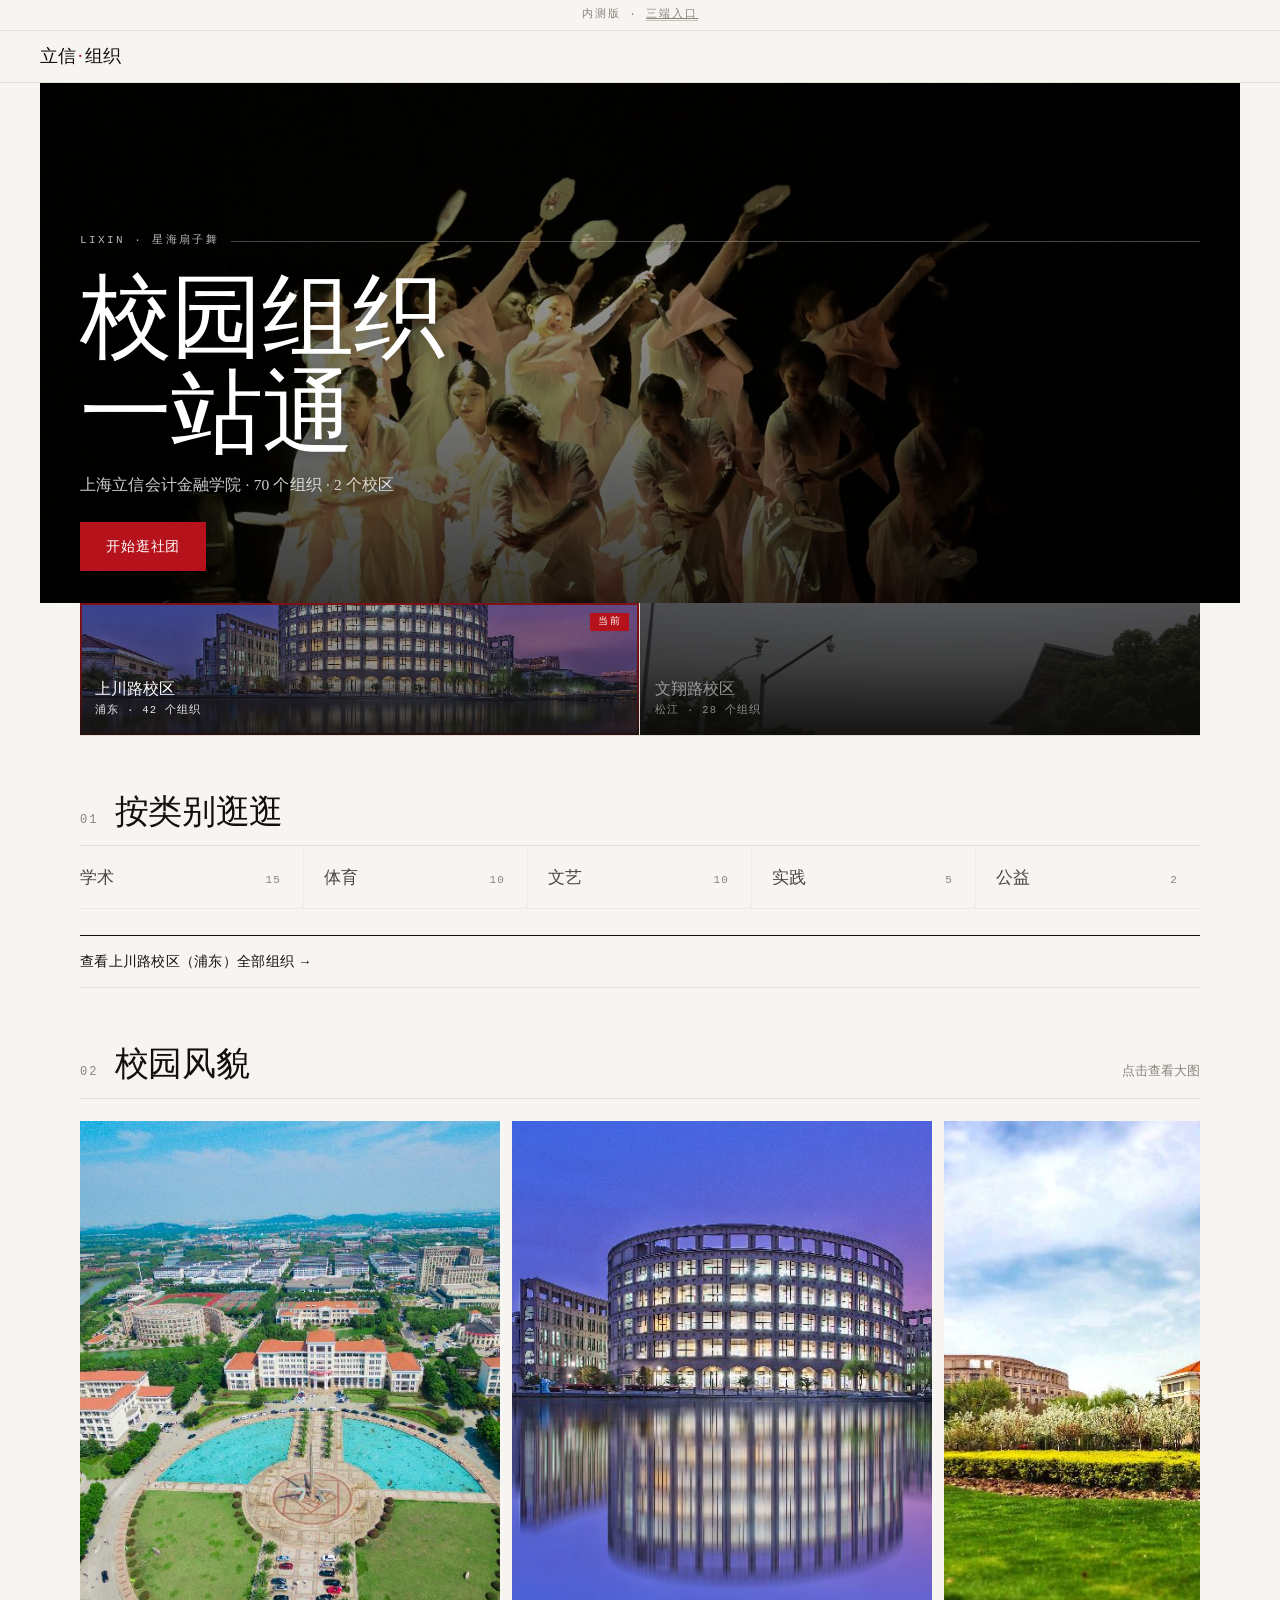
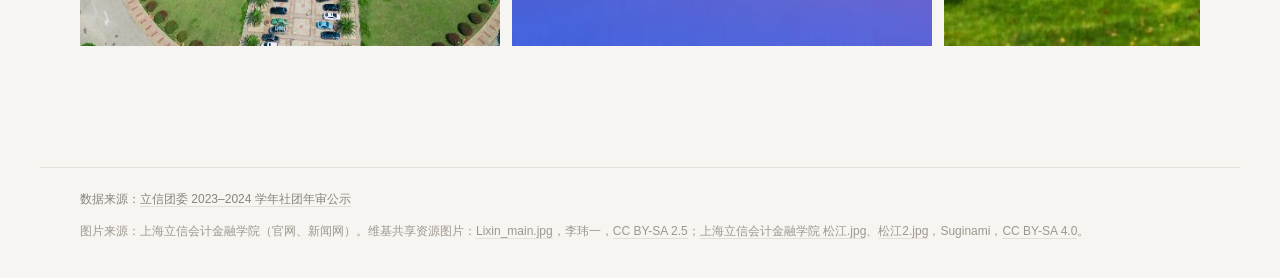
<file: index.html>
<!doctype html><html lang="zh-CN"><head><meta charset="utf-8"><meta name="viewport" content="width=device-width,initial-scale=1,viewport-fit=cover"><meta name="theme-color" content="#F7F5F1"><title>立信校园组织一站通</title><link rel="stylesheet" href="style.css"></head>
<body><div class="banner">内测版 · <a href="triad.html" style="color:inherit;border-bottom:1px solid #C9C2B7">三端入口</a></div><header class="top"><a href="#/" class="brand">立信<em>·</em>组织</a><span id="crumb"></span></header><main id="app">加载中…</main><footer id="foot" class="foot">数据来源：<a href="https://tw.lixin.edu.cn/tzggg/140116.htm" target="_blank" rel="noopener">立信团委 2023–2024 学年社团年审公示</a></footer><script src="app.js"></script></body></html>
</file>
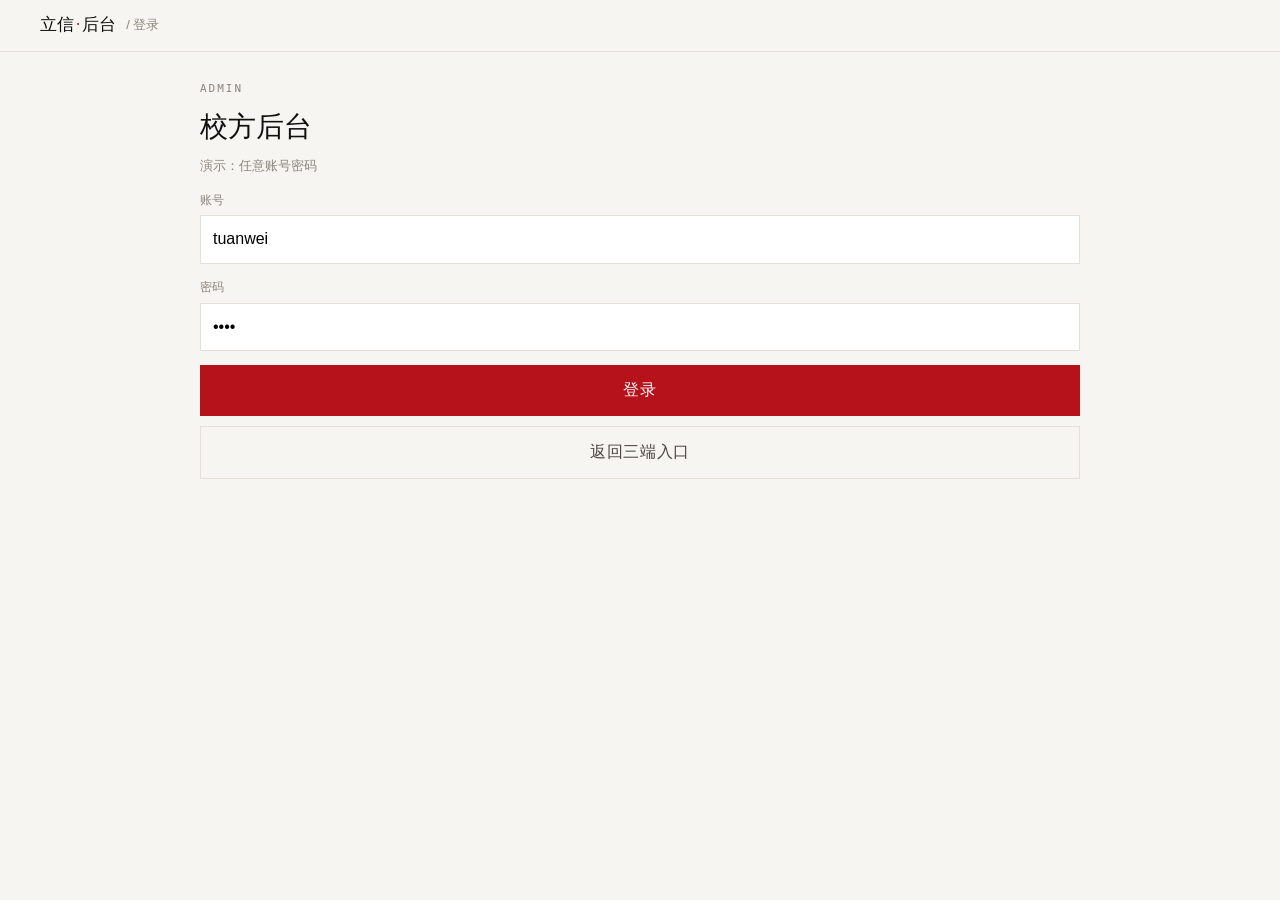
<file: admin/index.html>
<!DOCTYPE html>
<html lang="zh-CN">
<head>
<meta charset="utf-8"><meta name="viewport" content="width=device-width,initial-scale=1">
<title>校方后台</title>
<link rel="stylesheet" href="style.css">
</head>
<body>
<div class="top"><a class="brand" href="../triad.html">立信<em>·</em>后台</a><span class="crumb" id="crumb"></span></div>
<main id="app" class="admin-wide"></main>
<script src="app.js"></script>
</body>
</html>
</file>
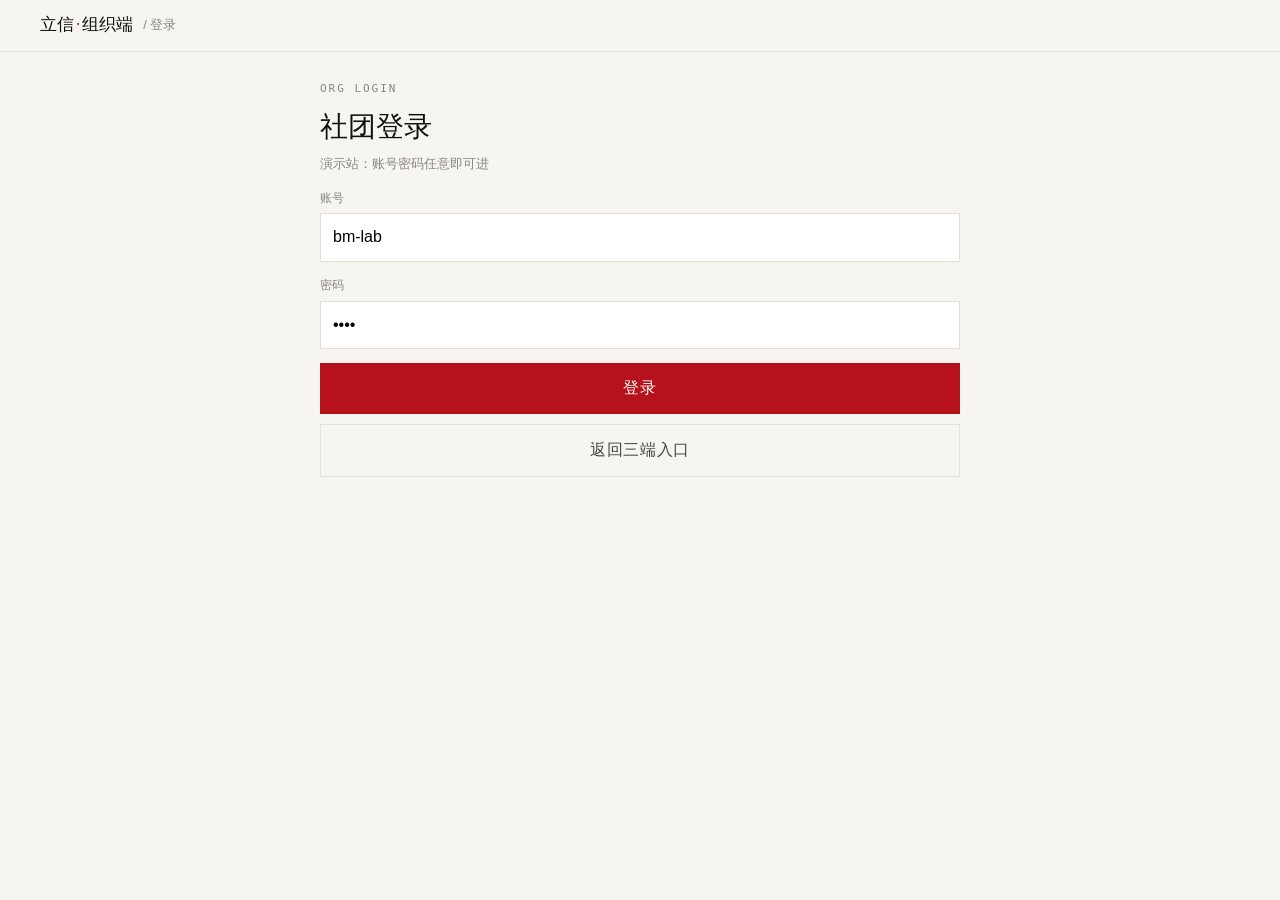
<file: org/index.html>
<!DOCTYPE html>
<html lang="zh-CN">
<head>
<meta charset="utf-8"><meta name="viewport" content="width=device-width,initial-scale=1">
<title>社团组织端</title>
<link rel="stylesheet" href="style.css">
</head>
<body>
<div class="top"><a class="brand" href="../triad.html">立信<em>·</em>组织端</a><span class="crumb" id="crumb"></span></div>
<main id="app"></main>
<script src="app.js"></script>
</body>
</html>
</file>
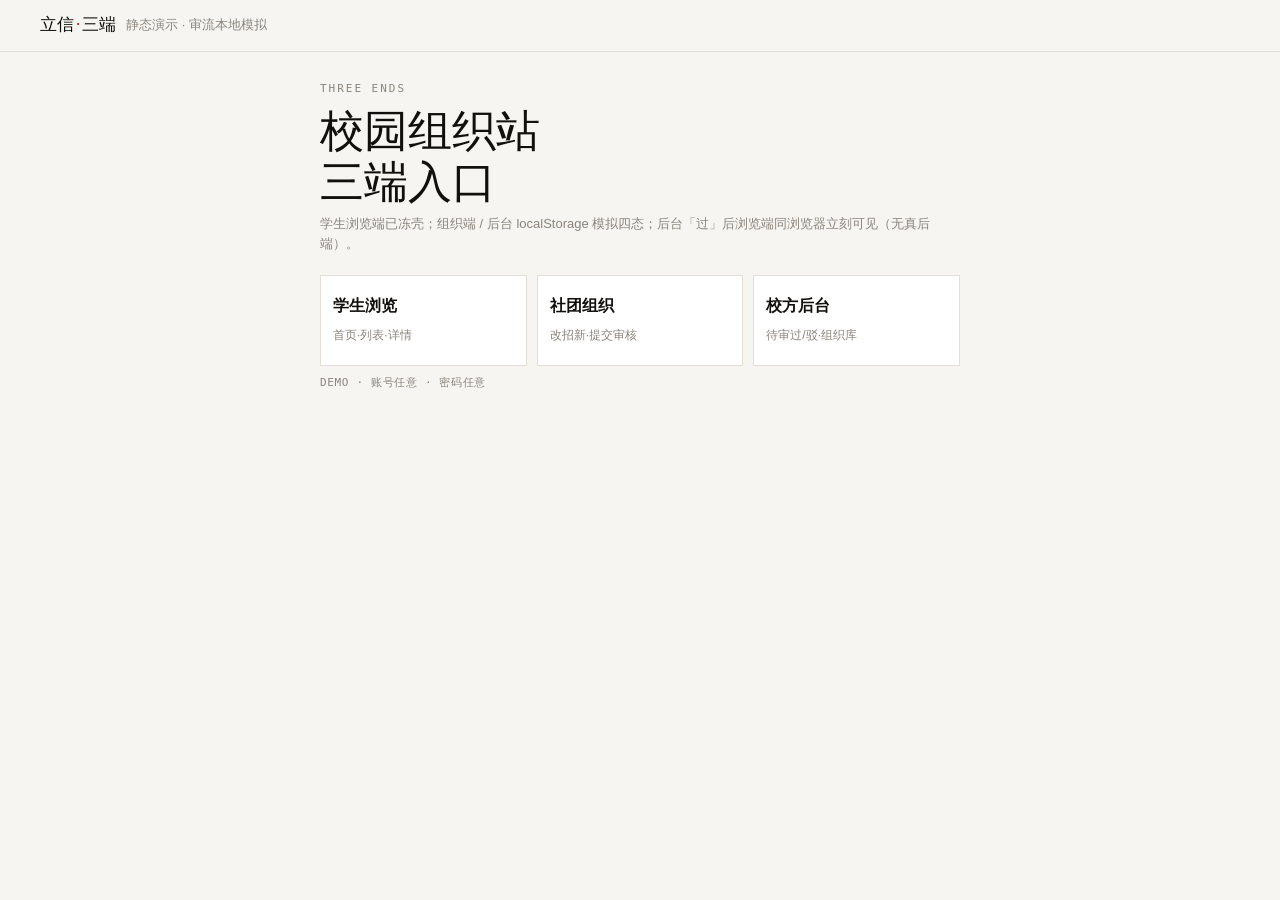
<file: triad.html>
<!DOCTYPE html>
<html lang="zh-CN">
<head>
<meta charset="utf-8"><meta name="viewport" content="width=device-width,initial-scale=1">
<title>立信校园组织 · 三端入口</title>
<link rel="stylesheet" href="org/style.css">
</head>
<body>
<div class="top"><a class="brand" href="triad.html">立信<em>·</em>三端</a><span class="crumb">静态演示 · 审流本地模拟</span></div>
<main>
  <div class="kicker">THREE ENDS</div>
  <h1 style="font-size:clamp(28px,7vw,44px);line-height:1.15;margin-top:10px">校园组织站<br>三端入口</h1>
  <p class="sub">学生浏览端已冻壳；组织端 / 后台 localStorage 模拟四态；后台「过」后浏览端同浏览器立刻可见（无真后端）。</p>
  <div class="nav3">
    <a href="./"><b>学生浏览</b><span>首页·列表·详情</span></a>
    <a href="org/"><b>社团组织</b><span>改招新·提交审核</span></a>
    <a href="admin/"><b>校方后台</b><span>待审过/驳·组织库</span></a>
  </div>
  <p class="demo">DEMO · 账号任意 · 密码任意</p>
</main>
</body>
</html>
</file>
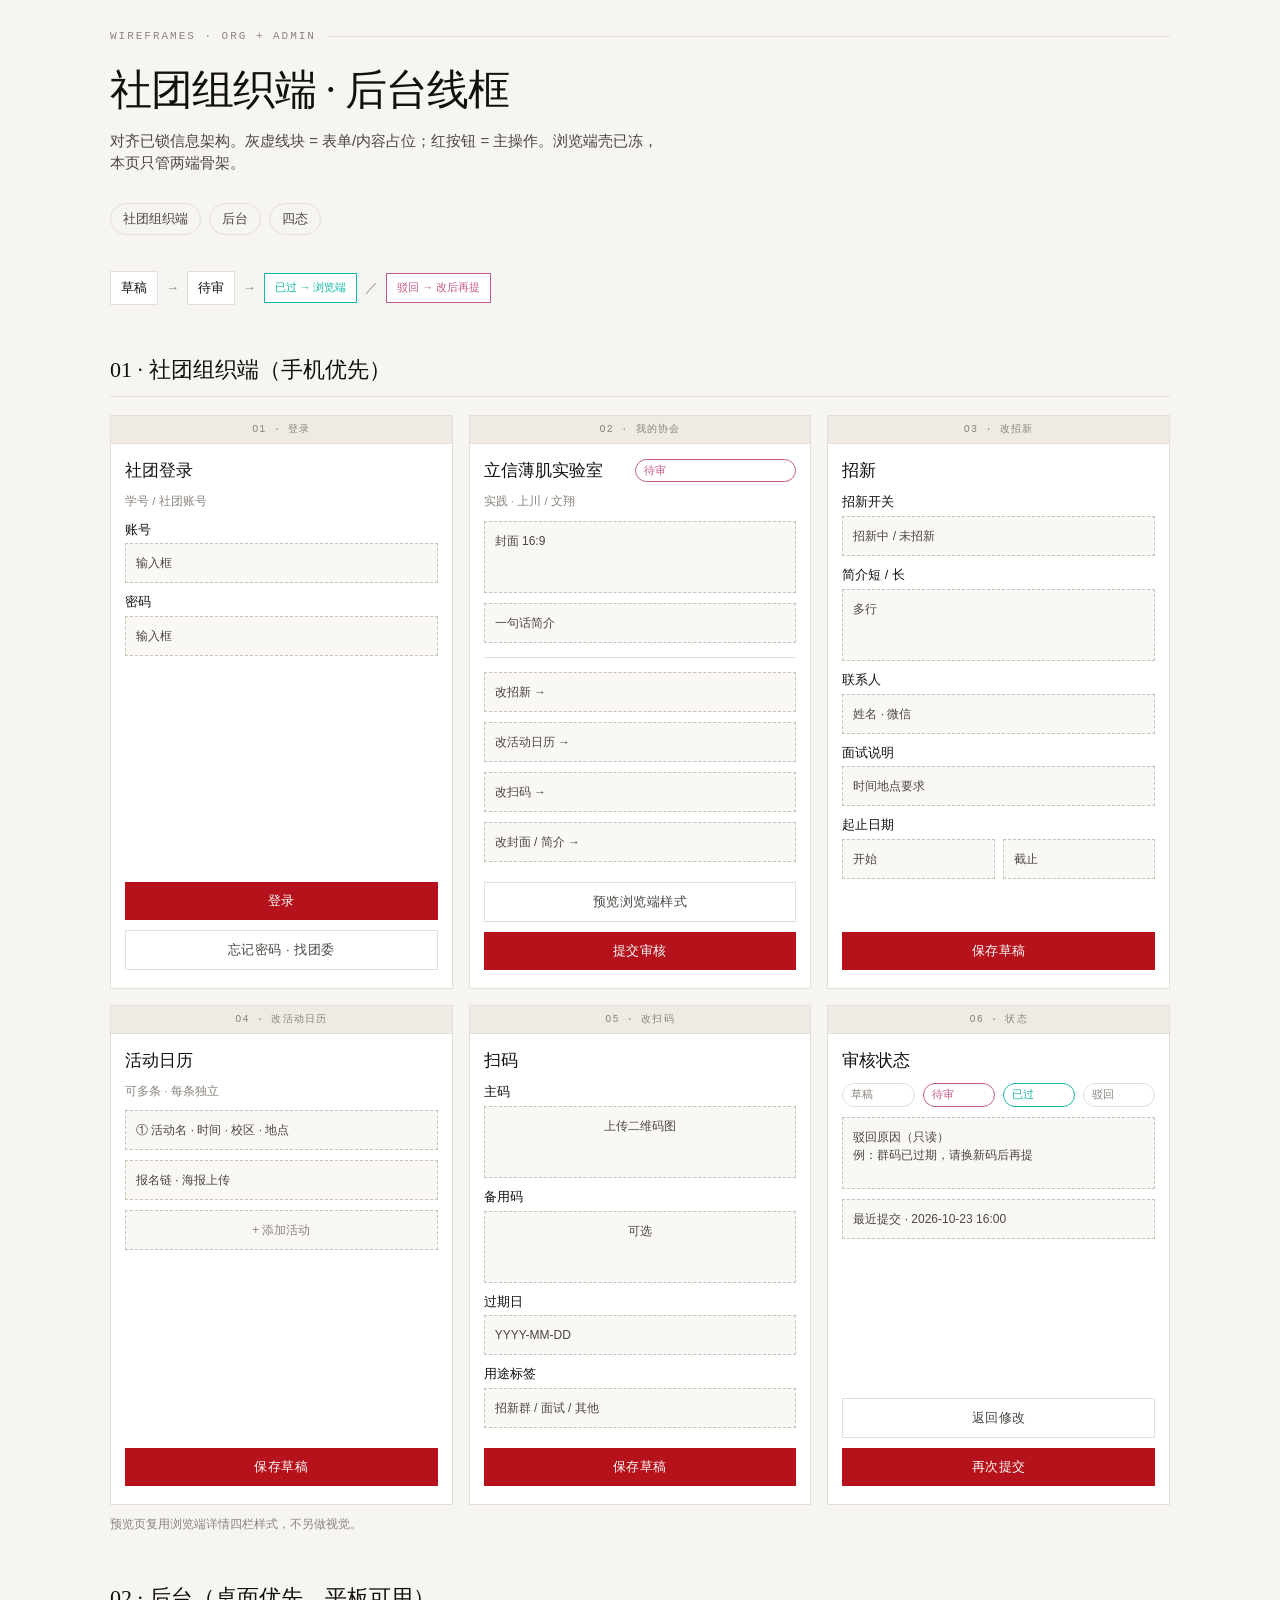
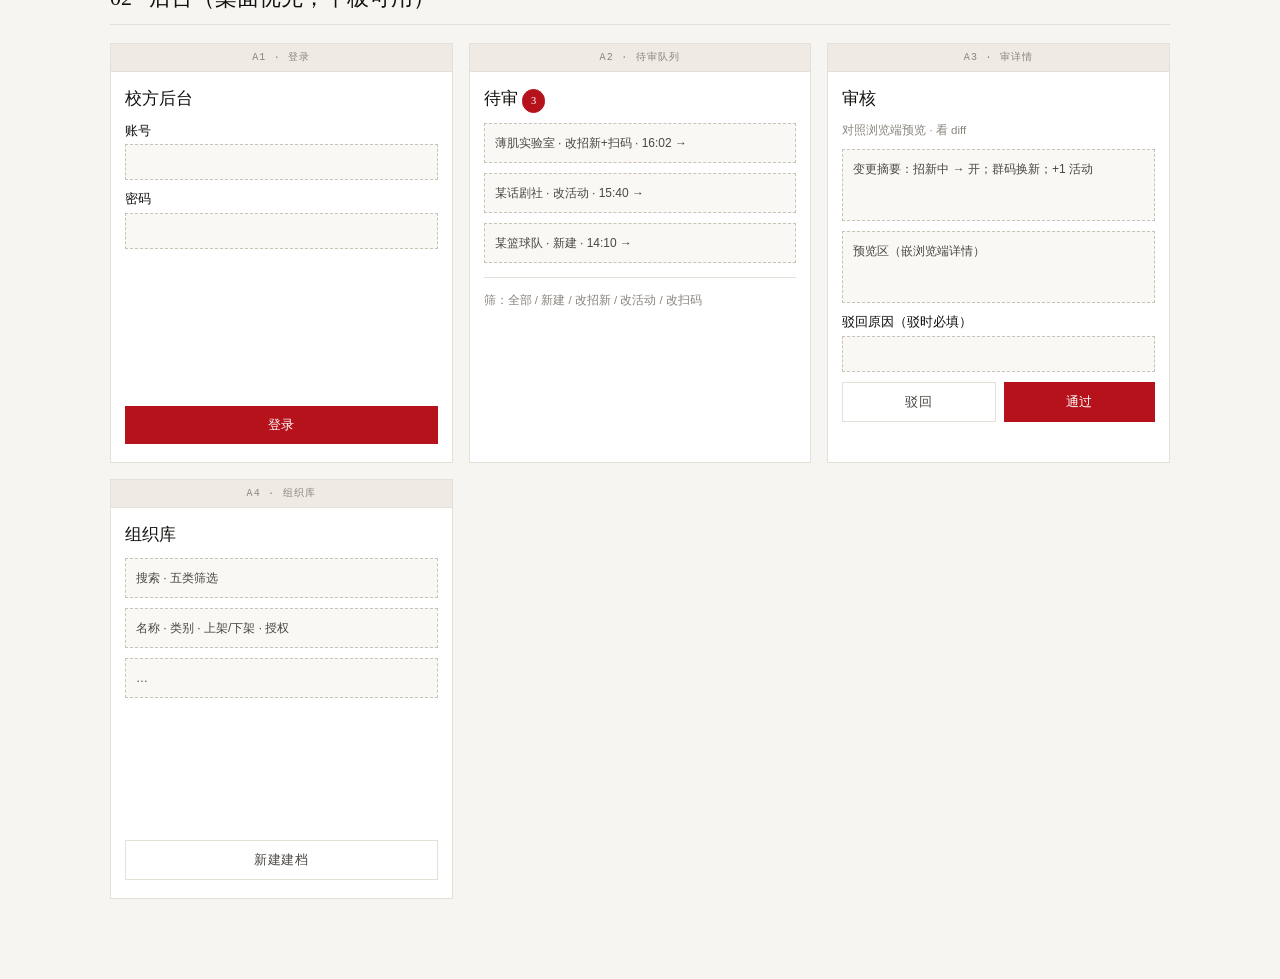
<file: wireframes/org-admin-ia.html>
<!DOCTYPE html>
<html lang="zh-CN">
<head>
<meta charset="utf-8">
<meta name="viewport" content="width=device-width,initial-scale=1">
<title>组织端 · 后台 · 线框</title>
<style>
:root{--paper:#F7F5F1;--ink:#12100E;--ink2:#4A4642;--ink3:#8A847D;--line:#E4DFD7;--red:#B5121B;--card:#fff;
--serif:"Noto Serif SC","Songti SC",serif;--sans:-apple-system,BlinkMacSystemFont,"PingFang SC",sans-serif;--mono:ui-monospace,Menlo,monospace}
*{box-sizing:border-box}body{margin:0;background:var(--paper);color:var(--ink);font-family:var(--sans);line-height:1.5}
.wrap{max-width:1100px;margin:0 auto;padding:28px 20px 80px}
.kicker{font-family:var(--mono);font-size:11px;letter-spacing:.18em;color:var(--ink3);display:flex;align-items:center;gap:12px}
.kicker::after{content:"";flex:1;height:1px;background:var(--line)}
h1{font-family:var(--serif);font-weight:500;font-size:clamp(28px,5vw,42px);margin:14px 0 8px;letter-spacing:-.02em}
.lede{color:var(--ink2);max-width:560px;margin:0 0 28px;font-size:15px}
.toc{display:flex;flex-wrap:wrap;gap:8px;margin-bottom:36px}
.toc a{font-size:12.5px;padding:6px 12px;border:1px solid var(--line);border-radius:999px;text-decoration:none;color:var(--ink2)}
.toc a:hover{border-color:var(--red);color:var(--red)}
.sec{margin-top:48px}
.sec h2{font-family:var(--serif);font-weight:500;font-size:22px;border-bottom:1px solid var(--line);padding-bottom:10px;margin:0 0 18px}
.grid{display:grid;grid-template-columns:repeat(auto-fill,minmax(260px,1fr));gap:16px}
.phone{background:var(--card);border:1px solid var(--line);border-radius:0;overflow:hidden;display:flex;flex-direction:column;min-height:420px}
.phone .bar{height:28px;border-bottom:1px solid var(--line);display:flex;align-items:center;justify-content:center;font-family:var(--mono);font-size:10px;letter-spacing:.12em;color:var(--ink3);background:#EFEBE4}
.phone .body{padding:14px 14px 18px;flex:1;display:flex;flex-direction:column;gap:10px}
.phone h3{font-family:var(--serif);font-weight:500;font-size:17px;margin:0}
.phone .sub{font-size:11.5px;color:var(--ink3);margin:0}
.blk{border:1px dashed #C9C2B7;background:#FAF8F5;padding:10px;font-size:12px;color:var(--ink2);min-height:36px}
.blk.tall{min-height:72px}
.row{display:flex;gap:8px}.row>*{flex:1}
.chip{display:inline-block;font-size:10.5px;padding:3px 8px;border:1px solid var(--line);border-radius:999px;color:var(--ink3)}
.chip.on{background:var(--red);color:#fff;border-color:var(--red)}
.chip.warn{border-color:#C45B8A;color:#C45B8A}
.chip.ok{border-color:#14B8A6;color:#14B8A6}
.btn{display:block;text-align:center;background:var(--red);color:#fff;font-size:13px;padding:10px;letter-spacing:.04em;text-decoration:none;border:0;width:100%}
.btn.ghost{background:transparent;color:var(--ink2);border:1px solid var(--line)}
.field{font-size:11.5px;color:var(--ink3)}.field b{display:block;color:var(--ink);font-weight:500;font-size:12.5px;margin-bottom:4px}
.line{height:1px;background:var(--line);margin:4px 0}
.note{font-size:12px;color:var(--ink3);margin-top:10px}
.flow{display:flex;flex-wrap:wrap;gap:8px;align-items:center;font-size:13px;margin:8px 0 20px}
.flow span{padding:6px 10px;border:1px solid var(--line);background:#fff}
.flow i{font-style:normal;color:var(--ink3)}
</style>
</head>
<body>
<div class="wrap">
  <div class="kicker">WIREFRAMES · ORG + ADMIN</div>
  <h1>社团组织端 · 后台线框</h1>
  <p class="lede">对齐已锁信息架构。灰虚线块 = 表单/内容占位；红按钮 = 主操作。浏览端壳已冻，本页只管两端骨架。</p>
  <nav class="toc">
    <a href="#org">社团组织端</a>
    <a href="#admin">后台</a>
    <a href="#states">四态</a>
  </nav>

  <div class="flow" id="states">
    <span>草稿</span><i>→</i><span>待审</span><i>→</i><span class="chip ok" style="border-radius:0;padding:6px 10px">已过 → 浏览端</span>
    <i>／</i><span class="chip warn" style="border-radius:0;padding:6px 10px">驳回 → 改后再提</span>
  </div>

  <section class="sec" id="org">
    <h2>01 · 社团组织端（手机优先）</h2>
    <div class="grid">
      <article class="phone">
        <div class="bar">O1 · 登录</div>
        <div class="body">
          <h3>社团登录</h3>
          <p class="sub">学号 / 社团账号</p>
          <div class="field"><b>账号</b><div class="blk">输入框</div></div>
          <div class="field"><b>密码</b><div class="blk">输入框</div></div>
          <div style="flex:1"></div>
          <button class="btn">登录</button>
          <button class="btn ghost">忘记密码 · 找团委</button>
        </div>
      </article>
      <article class="phone">
        <div class="bar">O2 · 我的协会</div>
        <div class="body">
          <div class="row" style="align-items:center"><h3 style="flex:1">立信薄肌实验室</h3><span class="chip warn">待审</span></div>
          <p class="sub">实践 · 上川 / 文翔</p>
          <div class="blk tall">封面 16:9</div>
          <div class="blk">一句话简介</div>
          <div class="line"></div>
          <div class="blk">改招新 →</div>
          <div class="blk">改活动日历 →</div>
          <div class="blk">改扫码 →</div>
          <div class="blk">改封面 / 简介 →</div>
          <div style="flex:1"></div>
          <button class="btn ghost">预览浏览端样式</button>
          <button class="btn">提交审核</button>
        </div>
      </article>
      <article class="phone">
        <div class="bar">O3 · 改招新</div>
        <div class="body">
          <h3>招新</h3>
          <div class="field"><b>招新开关</b><div class="blk">招新中 / 未招新</div></div>
          <div class="field"><b>简介短 / 长</b><div class="blk tall">多行</div></div>
          <div class="field"><b>联系人</b><div class="blk">姓名 · 微信</div></div>
          <div class="field"><b>面试说明</b><div class="blk">时间地点要求</div></div>
          <div class="field"><b>起止日期</b><div class="row"><div class="blk">开始</div><div class="blk">截止</div></div></div>
          <div style="flex:1"></div>
          <button class="btn">保存草稿</button>
        </div>
      </article>
      <article class="phone">
        <div class="bar">O4 · 改活动日历</div>
        <div class="body">
          <h3>活动日历</h3>
          <p class="sub">可多条 · 每条独立</p>
          <div class="blk">① 活动名 · 时间 · 校区 · 地点</div>
          <div class="blk">报名链 · 海报上传</div>
          <div class="blk" style="text-align:center;color:var(--ink3)">+ 添加活动</div>
          <div style="flex:1"></div>
          <button class="btn">保存草稿</button>
        </div>
      </article>
      <article class="phone">
        <div class="bar">O5 · 改扫码</div>
        <div class="body">
          <h3>扫码</h3>
          <div class="field"><b>主码</b><div class="blk tall" style="text-align:center">上传二维码图</div></div>
          <div class="field"><b>备用码</b><div class="blk tall" style="text-align:center">可选</div></div>
          <div class="field"><b>过期日</b><div class="blk">YYYY-MM-DD</div></div>
          <div class="field"><b>用途标签</b><div class="blk">招新群 / 面试 / 其他</div></div>
          <div style="flex:1"></div>
          <button class="btn">保存草稿</button>
        </div>
      </article>
      <article class="phone">
        <div class="bar">O6 · 状态</div>
        <div class="body">
          <h3>审核状态</h3>
          <div class="row"><span class="chip">草稿</span><span class="chip warn">待审</span><span class="chip ok">已过</span><span class="chip">驳回</span></div>
          <div class="blk tall">驳回原因（只读）<br>例：群码已过期，请换新码后再提</div>
          <div class="blk">最近提交 · 2026-10-23 16:00</div>
          <div style="flex:1"></div>
          <button class="btn ghost">返回修改</button>
          <button class="btn">再次提交</button>
        </div>
      </article>
    </div>
    <p class="note">预览页复用浏览端详情四栏样式，不另做视觉。</p>
  </section>

  <section class="sec" id="admin">
    <h2>02 · 后台（桌面优先，平板可用）</h2>
    <div class="grid">
      <article class="phone">
        <div class="bar">A1 · 登录</div>
        <div class="body">
          <h3>校方后台</h3>
          <div class="field"><b>账号</b><div class="blk"></div></div>
          <div class="field"><b>密码</b><div class="blk"></div></div>
          <div style="flex:1"></div>
          <button class="btn">登录</button>
        </div>
      </article>
      <article class="phone">
        <div class="bar">A2 · 待审队列</div>
        <div class="body">
          <h3>待审 <span class="chip on">3</span></h3>
          <div class="blk">薄肌实验室 · 改招新+扫码 · 16:02 →</div>
          <div class="blk">某话剧社 · 改活动 · 15:40 →</div>
          <div class="blk">某篮球队 · 新建 · 14:10 →</div>
          <div class="line"></div>
          <p class="sub">筛：全部 / 新建 / 改招新 / 改活动 / 改扫码</p>
        </div>
      </article>
      <article class="phone">
        <div class="bar">A3 · 审详情</div>
        <div class="body">
          <h3>审核</h3>
          <p class="sub">对照浏览端预览 · 看 diff</p>
          <div class="blk tall">变更摘要：招新中 → 开；群码换新；+1 活动</div>
          <div class="blk tall">预览区（嵌浏览端详情）</div>
          <div class="field"><b>驳回原因（驳时必填）</b><div class="blk"></div></div>
          <div class="row"><button class="btn ghost">驳回</button><button class="btn">通过</button></div>
        </div>
      </article>
      <article class="phone">
        <div class="bar">A4 · 组织库</div>
        <div class="body">
          <h3>组织库</h3>
          <div class="blk">搜索 · 五类筛选</div>
          <div class="blk">名称 · 类别 · 上架/下架 · 授权</div>
          <div class="blk">…</div>
          <div style="flex:1"></div>
          <button class="btn ghost">新建建档</button>
        </div>
      </article>
    </div>
  </section>
</div>
</body>
</html>
</file>
<file: style.css>
/* ============================================================
   立信校园组织一站通 · 视觉系统
   暖白纸面 / 宋体标题 / 1px 细线 / 立信红仅作点缀
   ------------------------------------------------------------
   圆角规则：面与按钮一律 0，只有筛选胶囊是 999（唯一例外）
   线宽规则：分隔 1px，强调 1px，不出现 2px 以上的粗线
   ============================================================ */

:root{
  /* 色 */
  --paper:#F7F5F1;
  --card:#fff;
  --ink:#12100E;
  --ink-2:#4A4642;
  --ink-3:#8A847D;
  --line:#E4DFD7;
  --line-2:#EFEBE4;
  --red:#B5121B;
  /* 字 */
  --serif:"Noto Serif SC","Songti SC","Source Han Serif SC",Georgia,serif;
  --sans:-apple-system,BlinkMacSystemFont,"PingFang SC","Helvetica Neue","Hiragino Sans GB","Noto Sans CJK SC",sans-serif;
  --mono:"SF Mono",ui-monospace,Menlo,monospace;
  /* 动 */
  --ease:cubic-bezier(.22,1,.36,1);
  /* 距 */
  --pad:20px;
  --r:0;
  --r-pill:999px;
}

/* ---------- 三断点令牌（手机 ≤719 / 平板 720–1023 / 桌面 ≥1024） ---------- */
:root{
  --bp-phone:719px;
  --bp-tablet:720px;
  --bp-desk:1024px;
  /* 五类色条（视觉钥匙 3 · 编目） */
  --cat-学术:#2F6BFF;
  --cat-体育:#E0533A;
  --cat-文艺:#C45B8A;
  --cat-实践:#14B8A6;
  --cat-公益:#B5121B;
}
.cat-bar{display:block;height:3px;width:100%;background:var(--line);margin:0}
.cats a[data-k="学术"] span::before,.chip[data-c="学术"].on{--chip:var(--cat-学术)}
.cats a[data-k="体育"] span::before,.chip[data-c="体育"].on{--chip:var(--cat-体育)}
.cats a[data-k="文艺"] span::before,.chip[data-c="文艺"].on{--chip:var(--cat-文艺)}
.cats a[data-k="实践"] span::before,.chip[data-c="实践"].on{--chip:var(--cat-实践)}
.cats a[data-k="公益"] span::before,.chip[data-c="公益"].on{--chip:var(--cat-公益)}
.card2[data-cat]::before{
  content:"";position:absolute;left:0;top:15px;bottom:15px;width:2px;
  background:var(--line);
}
.card2{position:relative;padding-left:10px}
.card2[data-cat="学术"]::before{background:var(--cat-学术)}
.card2[data-cat="体育"]::before{background:var(--cat-体育)}
.card2[data-cat="文艺"]::before{background:var(--cat-文艺)}
.card2[data-cat="实践"]::before{background:var(--cat-实践)}
.card2[data-cat="公益"]::before{background:var(--cat-公益)}

/* 活动日历空态 / 列表 */
.cal{list-style:none;margin:0;padding:0;border-top:1px solid var(--line-2)}
.cal li{display:grid;grid-template-columns:72px 1fr;gap:14px;padding:16px 0;border-bottom:1px solid var(--line-2)}
.cal .d{font-family:var(--mono);font-size:12px;letter-spacing:.04em;color:var(--ink-3);line-height:1.4}
.cal .d b{display:block;font-family:var(--serif);font-weight:500;font-size:22px;color:var(--ink);letter-spacing:0;margin-bottom:2px}
.cal h3{font-size:16px;margin:0 0 4px;font-weight:500}
.cal p{margin:0;font-size:13px;color:var(--ink-3)}
.cal a{color:var(--red);text-decoration:none;border-bottom:1px solid var(--line);font-size:13px}

/* 招新扫码块 */
.recruit-box{display:grid;gap:18px}
.recruit-qr{display:flex;flex-direction:column;align-items:center;gap:10px;padding:18px;border:1px solid var(--line);background:var(--card)}
.recruit-qr img{width:160px;height:160px;object-fit:contain;border:1px solid var(--line-2)}
.recruit-qr span{font-size:12px;color:var(--ink-3)}

/* 平板断点 */
@media(min-width:720px) and (max-width:1023px){
  :root{--pad:28px}
  .phero{height:min(52vh,420px);min-height:340px}
  .ph-in h1{font-size:clamp(40px,7vw,64px)}
  .grid{grid-template-columns:repeat(2,1fr);column-gap:28px}
  .fengmao figure{flex:0 0 46%;max-width:360px}
  .cats{grid-template-columns:repeat(5,1fr)}
}
/* 桌面断点加强 */
@media(min-width:1024px){
  :root{--pad:48px}
  .phero{height:min(58vh,560px);min-height:420px}
  .main-wide{max-width:1200px}
  .grid{grid-template-columns:repeat(3,1fr);column-gap:40px}
  .dhero{max-width:1200px;margin-left:auto;margin-right:auto}
  .dhero img.cover{max-height:480px}
  .dh-in,.dsum,.tabs,.pane{max-width:720px}
}



*{box-sizing:border-box}
html,body{overflow-x:clip;max-width:100%}
body{
  margin:0;background:var(--paper);color:var(--ink);
  font-family:var(--sans);line-height:1.6;
  -webkit-font-smoothing:antialiased;
  /* 中文字体没有真斜体，禁止浏览器强行倾斜字形 */
  font-synthesis:none;
}
::selection{background:var(--red);color:#fff}
a{color:inherit}
h1,h2,h3{font-family:var(--serif);font-weight:500;margin:0;letter-spacing:-.01em}

/* ---------- 骨架：顶栏 ---------- */
.banner{text-align:center;font-family:var(--mono);font-size:11px;letter-spacing:.18em;color:var(--ink-3);padding:6px;border-bottom:1px solid var(--line)}
.top{position:sticky;top:0;z-index:20;height:52px;display:flex;align-items:center;gap:10px;padding:0 var(--pad);background:rgba(247,245,241,.86);backdrop-filter:saturate(180%) blur(14px);-webkit-backdrop-filter:saturate(180%) blur(14px);border-bottom:1px solid var(--line)}
.brand{font-family:var(--serif);font-size:18px;text-decoration:none;color:var(--ink)}
.brand em{font-style:normal;color:var(--red);margin:0 2px}
#crumb{font-size:13px;color:var(--ink-3);white-space:nowrap;overflow:hidden;text-overflow:ellipsis}
#crumb a{text-decoration:none;border-bottom:1px solid var(--line)}
main{max-width:1200px;margin:0 auto;padding:0 var(--pad) 40px}
@media(min-width:721px){:root{--pad:40px}}

/* ---------- 通用文字层级 ---------- */
/* 眉标：等宽小字 + 向右拉长的细线，全站唯一的「界外」装饰 */
.kicker{font-family:var(--mono);font-size:11px;letter-spacing:.22em;text-transform:uppercase;color:var(--ink-3);display:flex;align-items:center;gap:12px}
.kicker::after{content:"";flex:1;height:1px;background:var(--line)}
/* 副题：宋体常规，不再用斜体（中文斜体是假斜体） */
.subline{font-family:var(--serif);font-style:normal;font-size:15.5px;color:var(--ink-2);margin:12px 0 0;letter-spacing:.01em}
/* 占位提示：低对比、宋体、不加引号不加斜体 */
.ph{color:var(--ink-3);font-style:normal;font-family:var(--serif)}

/* ---------- 首页 hero ---------- */
.phero{position:relative;margin:0 calc(-1*var(--pad));height:min(66vh,520px);min-height:400px;overflow:hidden;background:#1a1714}
.phero img{position:absolute;inset:0;width:100%;height:100%;object-fit:cover;opacity:0;transform:scale(1.04);transition:opacity 1.4s var(--ease),transform 6s linear;filter:brightness(.62)}
.phero img.on{opacity:1;transform:scale(1)}
.phero::after{content:"";position:absolute;inset:0;pointer-events:none;background:linear-gradient(180deg,rgba(0,0,0,0) 34%,rgba(0,0,0,.22) 62%,rgba(0,0,0,.62) 100%)}
.ph-in{position:absolute;left:var(--pad);right:var(--pad);bottom:32px;color:#fff;z-index:2;text-shadow:0 1px 18px rgba(0,0,0,.45)}
.ph-in .kicker{color:rgba(255,255,255,.72);text-shadow:none}
.ph-in .kicker::after{background:rgba(255,255,255,.28)}
.ph-in h1{font-size:clamp(44px,11.5vw,92px);line-height:1.04;margin-top:20px}
.ph-in .subline{color:rgba(255,255,255,.8)}
.ph-btn{display:inline-block;margin-top:24px;background:var(--red);color:#fff;text-decoration:none;font-size:14px;letter-spacing:.06em;padding:13px 26px;border-radius:var(--r);text-shadow:none}

/* ---------- 区块头 ---------- */
.sec-head{display:flex;align-items:baseline;gap:16px;border-bottom:1px solid var(--line);padding-bottom:13px;margin-top:56px}
.sec-num{font-family:var(--mono);font-size:12px;color:var(--ink-3);letter-spacing:.18em}
.sec-head h2{font-size:clamp(23px,3.2vw,34px);line-height:1.2}
.sec-note{margin-left:auto;font-size:12.5px;color:var(--ink-3)}

/* ---------- 校区切换：照片卡（JS 内联 background-image，样式不得覆盖它） ---------- */
.ccards{display:grid;grid-template-columns:1fr 1fr;border-bottom:1px solid var(--line)}
.ccards button{
  font:inherit;text-align:left;cursor:pointer;position:relative;overflow:hidden;
  border:0;border-right:1px solid var(--line);margin:0;height:132px;
  padding:0 0 16px;display:flex;flex-direction:column;justify-content:flex-end;gap:3px;
  background-color:var(--line-2);background-size:cover;background-position:50% 42%;background-repeat:no-repeat;
  color:#fff;
}
.ccards button+button{border-right:0}
/* 压一层暗部，保证白字在任何照片上都能读 */
.ccards button::after{content:"";position:absolute;inset:0;background:linear-gradient(180deg,rgba(18,16,14,.34) 0%,rgba(18,16,14,.44) 45%,rgba(18,16,14,.88) 100%)}
/* 选中态：红框 +「当前」角标；未选中压暗，反馈一眼能分清 */
.ccards button{transition:filter .25s var(--ease),transform .15s var(--ease)}
.ccards button:active{transform:scale(.985)}
.ccards button:not(.on){filter:brightness(.72) saturate(.85)}
.ccards button:not(.on)::after{background:linear-gradient(180deg,rgba(18,16,14,.5) 0%,rgba(18,16,14,.62) 45%,rgba(18,16,14,.92) 100%)}
.ccards button.on{box-shadow:inset 0 0 0 2px var(--red)}
.ccards button.on::before{
  content:"当前";position:absolute;top:10px;right:10px;z-index:2;
  font-family:var(--mono);font-size:10px;letter-spacing:.14em;
  background:var(--red);color:#fff;padding:4px 8px;line-height:1;
}
.ccards b,.ccards span{position:relative;z-index:1;padding:0 15px;display:block}
.ccards b{font-family:var(--serif);font-weight:500;font-size:16px;line-height:1.25;color:#fff;white-space:nowrap;overflow:hidden;text-overflow:ellipsis;letter-spacing:0}
.ccards button:not(.on) b{color:rgba(255,255,255,.78)}
.ccards span{font-family:var(--mono);font-size:10.5px;letter-spacing:.12em;color:rgba(255,255,255,.74)}
.ccards button.on span{color:rgba(255,255,255,.9)}

/* ---------- 分类：去掉 01–05 序号，只留「类别 + 数量」两级 ---------- */
.cats{display:grid;grid-template-columns:repeat(5,1fr);border-bottom:1px solid var(--line-2)}
.cats a{text-decoration:none;padding:16px 0 14px 12px;display:flex;flex-direction:column;gap:5px;border-right:1px solid var(--line-2);color:var(--ink-3);transition:color .25s}
.cats a:first-child{padding-left:0}
.cats a:last-child{border-right:0}
.cats i{display:none}
.cats span{font-family:var(--serif);font-size:16.5px;color:var(--ink-2);white-space:nowrap}
.cats em{font-style:normal;font-family:var(--mono);font-size:10.5px;letter-spacing:.1em}
.cats a:hover span{color:var(--ink)}
.cats a:active em,.cats a.on em{color:var(--red)}
/* 宽屏上 5 列会拉得很散，改成「类别左、数量右」的一行式表格 */
@media(min-width:721px){
  .cats a{flex-direction:row;align-items:baseline;justify-content:space-between;gap:12px;padding:18px 22px 16px 20px}
  .cats a:first-child{padding-left:0}
  .cats span{font-size:17px}
  .cats em{font-size:11px}
}

/* ---------- 招新横滑 ---------- */
.rail{display:flex;gap:16px;overflow-x:auto;scrollbar-width:none;padding-top:22px}
.rail::-webkit-scrollbar{display:none}
.rc{flex:0 0 220px;text-decoration:none}
.rc img,.rc .tcov{width:100%;aspect-ratio:4/3;object-fit:cover;border:1px solid var(--line);display:flex}
.rc b{display:block;font-family:var(--serif);font-weight:500;margin-top:10px}
.rc span{font-size:12px;color:var(--ink-3)}

/* ---------- 全部组织入口 ---------- */
.all{display:flex;justify-content:space-between;gap:12px;margin-top:26px;padding:15px 0;border-top:1px solid var(--ink);border-bottom:1px solid var(--line);text-decoration:none;font-size:13.5px;letter-spacing:.02em;color:var(--ink)}
.all:hover{color:var(--red)}

/* ---------- 校园风貌横滑 ---------- */
.fengmao{display:flex;gap:12px;overflow-x:auto;scroll-snap-type:x mandatory;padding-top:22px;scrollbar-width:none;max-width:100%}
.fengmao::-webkit-scrollbar{display:none}
.fengmao figure{flex:0 0 78%;max-width:420px;margin:0;scroll-snap-align:start}
.fengmao img{width:100%;aspect-ratio:4/5;object-fit:cover;display:block;cursor:zoom-in;transition:transform .45s var(--ease)}
.fengmao figcaption{font-family:var(--mono);font-size:10.5px;color:var(--ink-3);margin-top:8px}
.fengmao figcaption a{text-decoration:none}

/* ---------- 字排封面（占位） ----------
   没有真实封面时用它：只放一个首字大字块。
   类别与编号一律交给文字块，封面里不再重复印一遍。 */
.tcov{position:relative;display:flex;flex-direction:column;justify-content:space-between;background:#EEEAE3;padding:12px 14px;color:var(--ink-2);overflow:hidden}
.tcov span{display:none}
.tcov b{font-family:var(--serif);font-weight:500;font-size:56px;line-height:1;color:#C9C2B7;align-self:flex-end;letter-spacing:-.02em}

/* ---------- 列表页头 ---------- */
.lhead{padding:44px 0 0}
.lhead h1{font-size:clamp(32px,7.6vw,60px);line-height:1.1;margin-top:20px}
.lphoto{margin:26px calc(-1*var(--pad)) 0;height:168px;overflow:hidden}
.lphoto img{width:100%;height:100%;object-fit:cover;filter:brightness(.94) saturate(.96)}
@media(min-width:721px){.lphoto{margin:26px 0 0;height:240px}}

/* ---------- 筛选胶囊（全站唯一的圆角元素） ---------- */
.chips{
  display:flex;gap:8px;overflow-x:auto;padding:22px 0 0;scrollbar-width:none;
  /* 右端渐隐，提示还能横滑 */
  -webkit-mask-image:linear-gradient(90deg,#000 calc(100% - 40px),transparent 100%);
  mask-image:linear-gradient(90deg,#000 calc(100% - 40px),transparent 100%);
}
.chips::-webkit-scrollbar{display:none}
.chips.at-end{-webkit-mask-image:none;mask-image:none}
.chip{flex:none;font:inherit;font-size:12.5px;padding:6px 15px;border:1px solid var(--line);border-radius:var(--r-pill);background:transparent;color:var(--ink-2);cursor:pointer;transition:background .2s,color .2s,border-color .2s;-webkit-appearance:none}
.chip.on{background:var(--red);color:#fff;border-color:var(--red)}

.search{width:100%;font:inherit;font-size:16px;padding:12px 0;margin:14px 0 0;background:transparent;border:0;border-bottom:1px solid var(--line);border-radius:0;outline:0;color:var(--ink);-webkit-appearance:none;appearance:none}
.search::placeholder{color:var(--ink-3);font-size:14px}
.search:focus{border-color:var(--ink)}

/* ---------- 列表：索引式行卡 ----------
   42 个组织要在一屏看 7 条，不是 1 条。
   72px 缩略图 + 单行摘要 + 一行元信息，行高约 104px。 */
.grid{display:grid;grid-template-columns:1fr;padding-top:10px}
@media(min-width:760px){.grid{grid-template-columns:repeat(2,1fr);column-gap:44px}}
@media(min-width:1180px){.grid{grid-template-columns:repeat(3,1fr)}}

.card2{display:grid;grid-template-columns:72px 1fr;column-gap:16px;align-items:start;text-decoration:none;color:var(--ink);padding:15px 0;border-bottom:1px solid var(--line-2)}
.c2-cov{width:72px;height:72px;border:1px solid var(--line);overflow:hidden;background:var(--card);position:relative;transition:border-color .25s}
.c2-cov img{width:100%;height:100%;object-fit:cover;display:block}
/* 行卡里的字排封面：小方块 + 单字，两个字以内别缩到看不清 */
.card2 .tcov{width:100%;height:100%;padding:0;display:flex;align-items:center;justify-content:center;background:#EDE9E1}
.card2 .tcov b{font-size:23px;color:#B8B0A3;align-self:center;letter-spacing:0}
.card2:hover .c2-cov{border-color:var(--ink-3)}
.card2:active{opacity:.7}
.c2-b{min-width:0;padding:0}
.c2-b h3{font-size:16.5px;line-height:1.35;margin:1px 0 0}
.c2-b p{font-size:12.5px;color:var(--ink-3);margin:3px 0 0;line-height:1.5;white-space:nowrap;overflow:hidden;text-overflow:ellipsis}
/* 列表里没有简介就不印「简介待补充」——42 行空话只会稀释密度 */
.card2 .ph{display:none}
.c2-m{display:flex;flex-wrap:wrap;align-items:baseline;gap:0;margin-top:7px;font-size:11.5px;color:var(--ink-3);border:0;padding:0}
.c2-m>span+span::before{content:"·";margin:0 7px;color:#CFC8BD}
.c2-m .tag,.c2-m .cd{font-size:11.5px}
.c2-m .oid{font-family:var(--mono);font-size:10.5px;letter-spacing:.06em;color:#A9A29A}
.tag{font-size:12px;color:var(--red)}
.tag::before{content:"";display:inline-block;width:5px;height:5px;border-radius:50%;background:currentColor;margin-right:6px;vertical-align:2px}
.tag.off{color:var(--ink-3)}
.cd{font-family:var(--mono);font-size:11px;color:var(--ink-2)}
.cd.hot{color:var(--red)}
.cd.off{color:var(--ink-3)}

.empty2,.empty{grid-column:1/-1;text-align:center;padding:56px 0;color:var(--ink-3);display:flex;flex-direction:column;align-items:center;gap:6px}
.empty2 b{font-family:var(--serif);font-weight:500;color:var(--ink);font-size:18px}

/* ---------- 详情 ---------- */
.dhero{position:relative;margin:0 calc(-1*var(--pad))}
.dhero img.cover{width:100%;aspect-ratio:16/10;max-height:440px;object-fit:cover;display:block}
/* 占位封面不必占满 16:10，180px 足够交代「这是个字排封面」 */
.dhero .tcov.cover{width:100%;aspect-ratio:auto;height:184px;display:flex;align-items:center;justify-content:center}
.dhero .tcov.cover b{font-size:64px;color:#C6BFB3;align-self:center}
.share{position:absolute;top:14px;right:var(--pad);width:38px;height:38px;border-radius:var(--r);border:1px solid var(--line);background:rgba(247,245,241,.82);color:var(--ink);display:grid;place-items:center;cursor:pointer;backdrop-filter:blur(6px);-webkit-backdrop-filter:blur(6px)}
.dh-in{padding:28px var(--pad) 0}
.dh-in h1{font-size:clamp(30px,7.6vw,54px);line-height:1.14;margin-top:18px}
.dm{font-family:var(--serif);font-style:normal;color:var(--ink-2);margin-top:9px;font-size:14.5px}
.dsum{padding:14px 0 18px;border-bottom:1px solid var(--line)}
.dsum p{font-size:15.5px;line-height:1.75;color:var(--ink-2);margin:12px 0 0}
.tabs{position:relative;display:flex;border-bottom:1px solid var(--line);margin-top:8px}
.tabs button{flex:1;font:inherit;font-size:14px;background:none;border:0;padding:15px 0 13px;color:var(--ink-3);cursor:pointer}
.tabs button.on{color:var(--ink)}
.ink{position:absolute;left:0;bottom:-1px;height:1px;width:33.33%;background:var(--ink);transition:transform .35s var(--ease),width .35s}
.tabs button:only-of-type~.ink{width:100%}
.sec{padding:28px 0;border-bottom:1px solid var(--line-2);font-size:15px;color:var(--ink-2);line-height:1.8}
.sec h2{font-size:21px;color:var(--ink);margin-bottom:12px}
.kv{display:flex;justify-content:space-between;padding:12px 0;border-top:1px solid var(--line-2)}
.kv span{color:var(--ink-3)}
.kv b{font-family:var(--mono);font-weight:400;color:var(--ink)}
.tl{list-style:none;margin:0;padding:0;border-top:1px solid var(--line-2)}
.tl li{display:flex;justify-content:space-between;padding:14px 0;border-bottom:1px solid var(--line-2)}
.tl b{font-weight:500;color:var(--ink)}
.tl span{font-family:var(--mono);font-size:12px;color:var(--ink-3)}
.tl li.done b{color:var(--ink-3);text-decoration:line-through}
.tl-cd{margin-top:12px}
.none{color:var(--ink-3);font-family:var(--serif);font-style:normal}
.gal{display:grid;grid-template-columns:1fr 1fr;gap:6px}
.gal img{width:100%;aspect-ratio:1;object-fit:cover;cursor:zoom-in}
.hint{font-size:12px;color:var(--ink-3);margin-top:10px}
video{width:100%;display:block}

/* ---------- 底部固定操作条 ---------- */
body.has-bar main{padding-bottom:calc(96px + env(safe-area-inset-bottom))}
body.has-bar.bar-soft main{padding-bottom:calc(64px + env(safe-area-inset-bottom))}
.abar{position:fixed;left:0;right:0;bottom:0;z-index:30;background:rgba(247,245,241,.92);backdrop-filter:blur(14px);-webkit-backdrop-filter:blur(14px);border-top:1px solid var(--line);padding:12px var(--pad) calc(12px + env(safe-area-inset-bottom))}
.abar.soft{padding:10px var(--pad) calc(10px + env(safe-area-inset-bottom))}
.abar-note{margin:0 auto;max-width:560px;text-align:center;font-size:12px;letter-spacing:.04em;color:var(--ink-3);line-height:1.5}
.btn,.btn-off,.sbtn{display:block;width:100%;max-width:560px;margin:auto;text-align:center;font:inherit;font-size:15px;letter-spacing:.06em;padding:14px;border-radius:var(--r);border:0;text-decoration:none;cursor:pointer}
.btn{background:var(--red);color:#fff}
.btn-off{background:transparent;border:1px solid var(--line);color:var(--ink-3)}
.sbtn{background:transparent;border:1px solid var(--line);color:var(--ink-2);margin-top:14px}

/* ---------- 相册待补占位 ---------- */
.ph-gal .ph-card,.gal .ph-card{aspect-ratio:1;display:flex;align-items:center;justify-content:center;background:#EEEAE3;border:1px solid var(--line);color:var(--ink-3);font-family:var(--serif);font-size:14px;letter-spacing:.06em;text-align:center;padding:12px}
.gal .ph-card.wide{grid-column:1/-1;aspect-ratio:16/9;font-size:15px}

/* ---------- 弹层 / 灯箱 / toast ---------- */
.sheet-m{position:fixed;inset:0;z-index:50;background:rgba(18,16,14,0);transition:background .3s}
.sheet-m.on{background:rgba(18,16,14,.42)}
.sheet{position:absolute;left:0;right:0;bottom:0;background:var(--paper);padding:14px var(--pad) calc(20px + env(safe-area-inset-bottom));text-align:center;transform:translateY(100%);transition:transform .4s var(--ease);max-width:560px;margin:auto}
.sheet-m.on .sheet{transform:none}
.grab{display:block;width:36px;height:3px;background:var(--line);margin:0 auto 16px}
.sheet h3{font-size:22px}
.qr2{width:200px;margin:18px auto;display:block;border:1px solid var(--line)}
.sheet p{font-size:13px;color:var(--ink-3)}
.lb{position:fixed;inset:0;z-index:60;background:rgba(18,16,14,.985);display:grid;place-items:center;animation:fade .25s}
.lb img{max-width:100%;max-height:80vh}
.lb-n{position:absolute;bottom:calc(24px + env(safe-area-inset-bottom));color:#fff;font-family:var(--mono);font-size:12px;letter-spacing:.15em}
.lb-x{position:absolute;top:calc(12px + env(safe-area-inset-top));right:14px;font-size:30px;color:#fff;background:none;border:0;cursor:pointer}
#toast{position:fixed;left:50%;bottom:110px;transform:translate(-50%,10px);background:var(--ink);color:#fff;font-size:13px;padding:9px 16px;opacity:0;transition:.3s;z-index:70;pointer-events:none}
#toast.on{opacity:1;transform:translate(-50%,0)}

/* ---------- 页脚 ---------- */
.foot{max-width:1200px;margin:56px auto 0;padding:20px var(--pad) 36px;border-top:1px solid var(--line);font-size:12px;color:var(--ink-3);line-height:1.85}
.foot a{text-decoration:none;border-bottom:1px solid var(--line)}
.foot .credit{margin-top:10px;color:#9E978F}
body.has-bar .foot{padding-bottom:calc(104px + env(safe-area-inset-bottom))}
body.has-bar.bar-soft .foot{padding-bottom:calc(72px + env(safe-area-inset-bottom))}

/* ---------- 载入骨架 ---------- */
.skel{padding-top:30px}
.skel .sk{margin-bottom:14px;background:linear-gradient(90deg,#EEEAE3 25%,#F7F5F1 50%,#EEEAE3 75%);background-size:300% 100%;animation:shim 1.4s infinite}
.sk.h{height:240px;margin:0 calc(-1*var(--pad)) 22px}
.sk.l{height:14px;width:70%}
.sk.s{width:40%}
.sk.c{height:96px}

/* ---------- 动效 ---------- */
.in-f{animation:slidein .42s var(--ease) backwards}
.in-b{animation:slideback .42s var(--ease) backwards}
@keyframes slidein{from{opacity:0;transform:translateX(20px)}}
@keyframes slideback{from{opacity:0;transform:translateX(-20px)}}
@keyframes fade{from{opacity:0}}
@keyframes shim{to{background-position:-150% 0}}
.tap:active{opacity:.75}
@media (prefers-reduced-motion:reduce){*,*::before,*::after{animation:none!important;transition:none!important}}

/* ---------- 窄屏兜底 ---------- */
@media(max-width:400px){
  .cats{grid-template-columns:repeat(5,minmax(0,1fr))}
  .cats span{font-size:15px}
  .cats a{padding-left:7px}
  .card2{grid-template-columns:64px 1fr;column-gap:13px}
  .c2-cov{width:64px;height:64px}
  .card2 .tcov b{font-size:21px}
}
.card2 .tcov b{color:#9A9285}
</file>
<file: admin/style.css>
/* 三端共用视觉令牌 · 对齐浏览端 */
:root{
  --paper:#F7F5F1;--card:#fff;--ink:#12100E;--ink-2:#4A4642;--ink-3:#8A847D;
  --line:#E4DFD7;--line-2:#EFEBE4;--red:#B5121B;
  --serif:"Noto Serif SC","Songti SC","Source Han Serif SC",Georgia,serif;
  --sans:-apple-system,BlinkMacSystemFont,"PingFang SC","Helvetica Neue",sans-serif;
  --mono:ui-monospace,Menlo,monospace;--pad:20px;--ease:cubic-bezier(.22,1,.36,1);
}
*{box-sizing:border-box}html,body{margin:0;background:var(--paper);color:var(--ink);font-family:var(--sans);line-height:1.55;-webkit-font-smoothing:antialiased}
a{color:inherit;text-decoration:none}button,input,textarea,select{font:inherit}
h1,h2,h3{font-family:var(--serif);font-weight:500;margin:0}
.top{position:sticky;top:0;z-index:10;height:52px;display:flex;align-items:center;gap:10px;padding:0 var(--pad);background:rgba(247,245,241,.9);backdrop-filter:blur(12px);border-bottom:1px solid var(--line)}
.brand{font-family:var(--serif);font-size:17px}.brand em{font-style:normal;color:var(--red);margin:0 2px}
.crumb{font-size:13px;color:var(--ink-3);flex:1;overflow:hidden;text-overflow:ellipsis;white-space:nowrap}
main{max-width:560px;margin:0 auto;padding:20px var(--pad) 100px}
@media(min-width:1024px){main{max-width:720px;padding-top:28px}:root{--pad:40px}.admin-wide{max-width:960px!important}}
.kicker{font-family:var(--mono);font-size:11px;letter-spacing:.18em;color:var(--ink-3);margin-bottom:8px}
.sub{font-size:13px;color:var(--ink-3);margin:6px 0 0}
.card{background:var(--card);border:1px solid var(--line);padding:14px;margin:12px 0}
.field{display:block;margin:14px 0}.field span{display:block;font-size:12px;color:var(--ink-3);margin-bottom:6px}
.field input,.field textarea,.field select{width:100%;padding:11px 12px;border:1px solid var(--line);background:#fff;border-radius:0;outline:0}
.field textarea{min-height:88px;resize:vertical}
.field input:focus,.field textarea:focus,.field select:focus{border-color:var(--ink)}
.row{display:flex;gap:10px}.row>*{flex:1}
.btn{display:block;width:100%;text-align:center;background:var(--red);color:#fff;border:0;padding:13px;letter-spacing:.04em;cursor:pointer}
.btn.ghost{background:transparent;color:var(--ink-2);border:1px solid var(--line);margin-top:10px}
.btn:disabled{opacity:.45;cursor:not-allowed}
.chip{display:inline-block;font-size:11px;padding:3px 9px;border:1px solid var(--line);border-radius:999px;color:var(--ink-3)}
.chip.draft{}.chip.pending{border-color:#C45B8A;color:#C45B8A}
.chip.live{border-color:#14B8A6;color:#14B8A6}.chip.reject{border-color:var(--red);color:var(--red)}
.list a,.list button.item{display:block;width:100%;text-align:left;padding:14px 0;border:0;border-bottom:1px solid var(--line-2);background:none;cursor:pointer;color:var(--ink)}
.list .meta{font-size:12px;color:var(--ink-3);margin-top:4px}
.abar{position:fixed;left:0;right:0;bottom:0;padding:12px var(--pad) calc(12px + env(safe-area-inset-bottom));background:rgba(247,245,241,.94);border-top:1px solid var(--line);backdrop-filter:blur(10px)}
.abar .inner{max-width:560px;margin:0 auto}
.note{font-size:12.5px;color:var(--ink-3);padding:10px 0}
.warn{border-left:2px solid var(--red);padding-left:10px;color:var(--ink-2);font-size:13px;margin:12px 0}
.nav3{display:grid;grid-template-columns:1fr 1fr 1fr;gap:10px;margin-top:20px}
.nav3 a{border:1px solid var(--line);padding:18px 12px;background:#fff}
.nav3 b{display:block;font-family:var(--serif);font-size:16px;margin-bottom:4px}
.nav3 span{font-size:12px;color:var(--ink-3)}
.demo{font-family:var(--mono);font-size:11px;color:var(--ink-3);letter-spacing:.06em;margin-top:8px}
</file>
<file: org/style.css>
/* 三端共用视觉令牌 · 对齐浏览端 */
:root{
  --paper:#F7F5F1;--card:#fff;--ink:#12100E;--ink-2:#4A4642;--ink-3:#8A847D;
  --line:#E4DFD7;--line-2:#EFEBE4;--red:#B5121B;
  --serif:"Noto Serif SC","Songti SC","Source Han Serif SC",Georgia,serif;
  --sans:-apple-system,BlinkMacSystemFont,"PingFang SC","Helvetica Neue",sans-serif;
  --mono:ui-monospace,Menlo,monospace;--pad:20px;--ease:cubic-bezier(.22,1,.36,1);
}
*{box-sizing:border-box}html,body{margin:0;background:var(--paper);color:var(--ink);font-family:var(--sans);line-height:1.55;-webkit-font-smoothing:antialiased}
a{color:inherit;text-decoration:none}button,input,textarea,select{font:inherit}
h1,h2,h3{font-family:var(--serif);font-weight:500;margin:0}
.top{position:sticky;top:0;z-index:10;height:52px;display:flex;align-items:center;gap:10px;padding:0 var(--pad);background:rgba(247,245,241,.9);backdrop-filter:blur(12px);border-bottom:1px solid var(--line)}
.brand{font-family:var(--serif);font-size:17px}.brand em{font-style:normal;color:var(--red);margin:0 2px}
.crumb{font-size:13px;color:var(--ink-3);flex:1;overflow:hidden;text-overflow:ellipsis;white-space:nowrap}
main{max-width:560px;margin:0 auto;padding:20px var(--pad) 100px}
@media(min-width:1024px){main{max-width:720px;padding-top:28px}:root{--pad:40px}.admin-wide{max-width:960px!important}}
.kicker{font-family:var(--mono);font-size:11px;letter-spacing:.18em;color:var(--ink-3);margin-bottom:8px}
.sub{font-size:13px;color:var(--ink-3);margin:6px 0 0}
.card{background:var(--card);border:1px solid var(--line);padding:14px;margin:12px 0}
.field{display:block;margin:14px 0}.field span{display:block;font-size:12px;color:var(--ink-3);margin-bottom:6px}
.field input,.field textarea,.field select{width:100%;padding:11px 12px;border:1px solid var(--line);background:#fff;border-radius:0;outline:0}
.field textarea{min-height:88px;resize:vertical}
.field input:focus,.field textarea:focus,.field select:focus{border-color:var(--ink)}
.row{display:flex;gap:10px}.row>*{flex:1}
.btn{display:block;width:100%;text-align:center;background:var(--red);color:#fff;border:0;padding:13px;letter-spacing:.04em;cursor:pointer}
.btn.ghost{background:transparent;color:var(--ink-2);border:1px solid var(--line);margin-top:10px}
.btn:disabled{opacity:.45;cursor:not-allowed}
.chip{display:inline-block;font-size:11px;padding:3px 9px;border:1px solid var(--line);border-radius:999px;color:var(--ink-3)}
.chip.draft{}.chip.pending{border-color:#C45B8A;color:#C45B8A}
.chip.live{border-color:#14B8A6;color:#14B8A6}.chip.reject{border-color:var(--red);color:var(--red)}
.list a,.list button.item{display:block;width:100%;text-align:left;padding:14px 0;border:0;border-bottom:1px solid var(--line-2);background:none;cursor:pointer;color:var(--ink)}
.list .meta{font-size:12px;color:var(--ink-3);margin-top:4px}
.abar{position:fixed;left:0;right:0;bottom:0;padding:12px var(--pad) calc(12px + env(safe-area-inset-bottom));background:rgba(247,245,241,.94);border-top:1px solid var(--line);backdrop-filter:blur(10px)}
.abar .inner{max-width:560px;margin:0 auto}
.note{font-size:12.5px;color:var(--ink-3);padding:10px 0}
.warn{border-left:2px solid var(--red);padding-left:10px;color:var(--ink-2);font-size:13px;margin:12px 0}
.nav3{display:grid;grid-template-columns:1fr 1fr 1fr;gap:10px;margin-top:20px}
.nav3 a{border:1px solid var(--line);padding:18px 12px;background:#fff}
.nav3 b{display:block;font-family:var(--serif);font-size:16px;margin-bottom:4px}
.nav3 span{font-size:12px;color:var(--ink-3)}
.demo{font-family:var(--mono);font-size:11px;color:var(--ink-3);letter-spacing:.06em;margin-top:8px}
</file>
